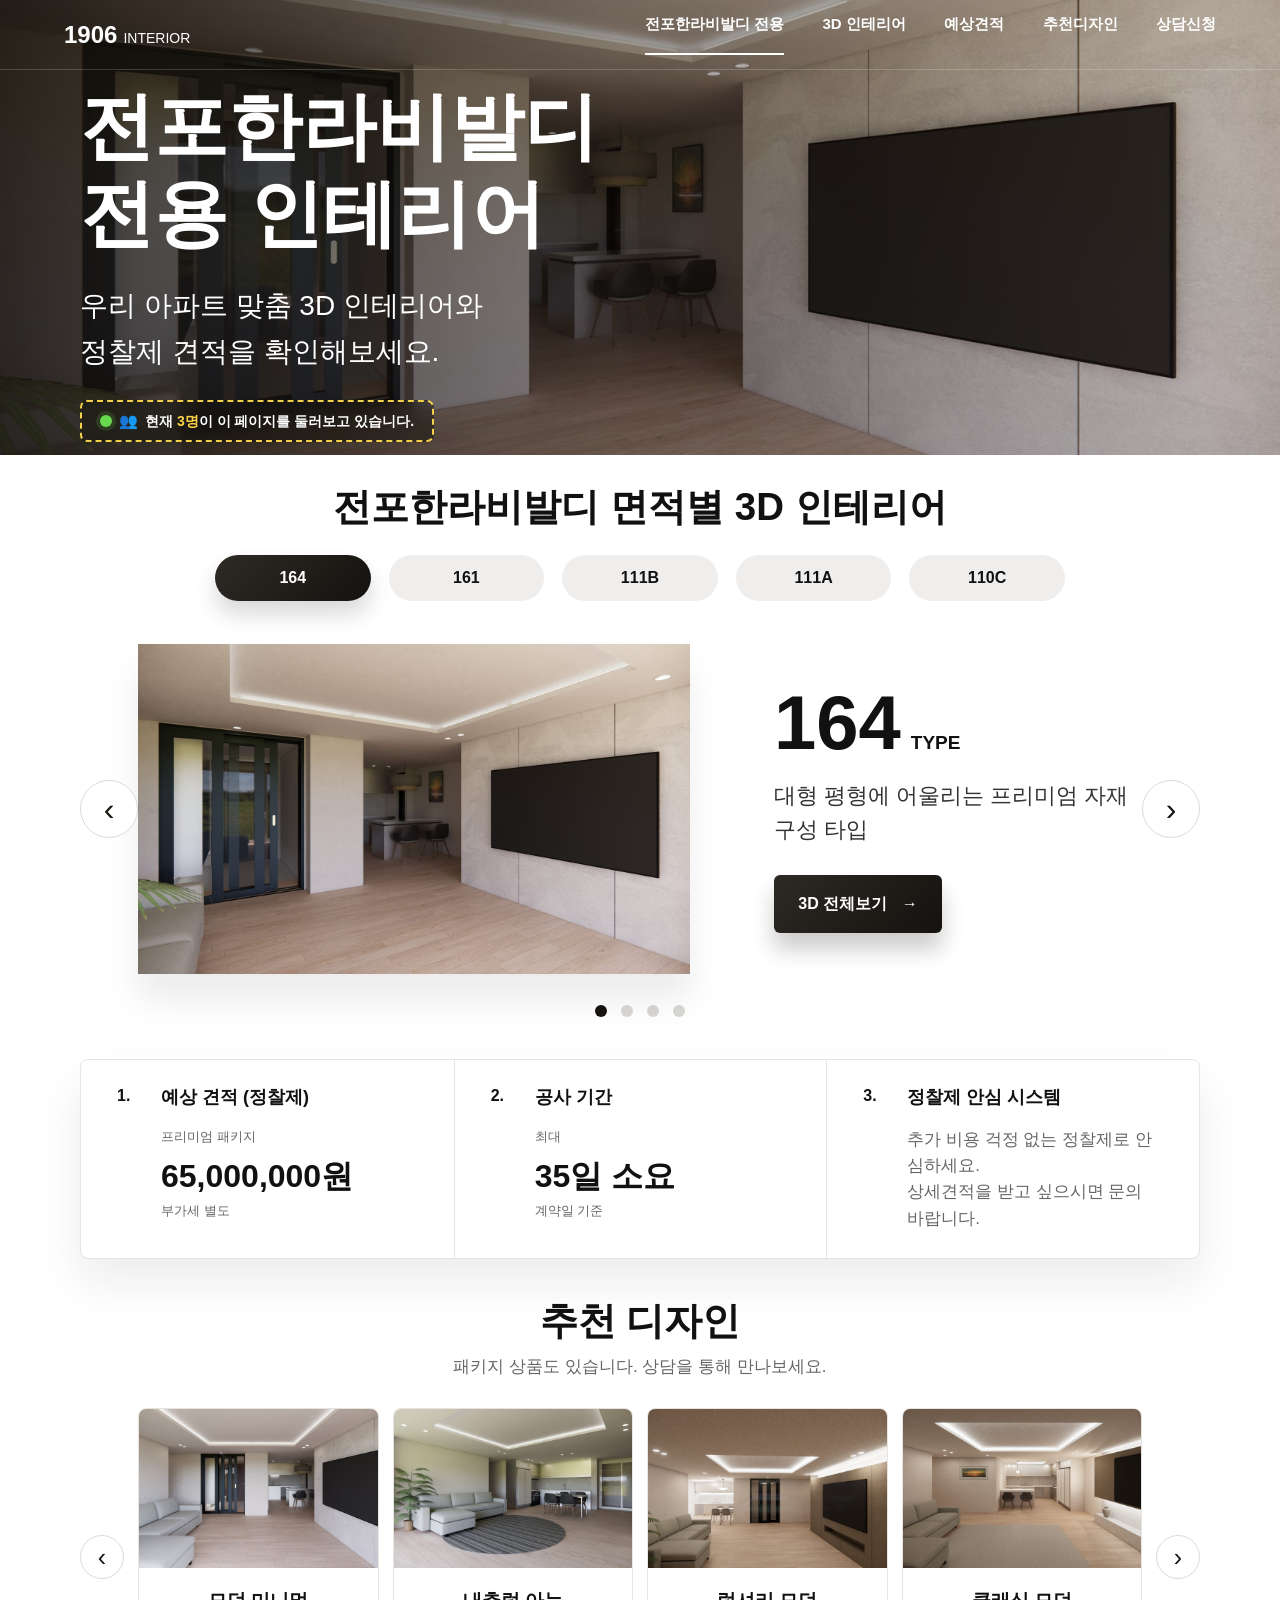
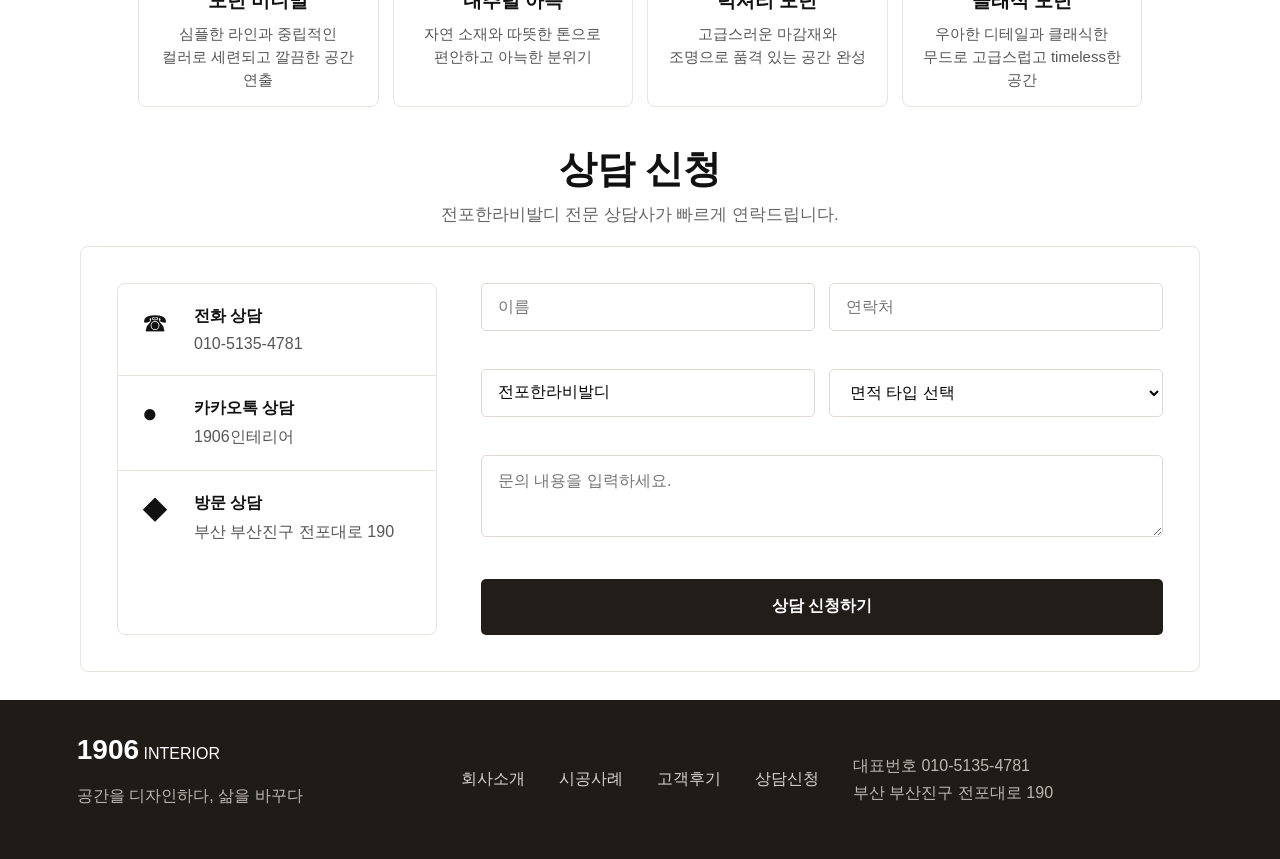
<file: index.html>
<!doctype html>
<html lang="ko">
  <head>
    <meta charset="UTF-8" />
    <meta name="viewport" content="width=device-width, initial-scale=1.0" />
    <title>전포한라비발디 전용 인테리어 | 1906 INTERIOR</title>
    <script async src="https://www.googletagmanager.com/gtag/js?id=G-BH516Y53QM"></script>
    <script>
      window.dataLayer = window.dataLayer || [];
      function gtag() {
        dataLayer.push(arguments);
      }
      gtag("js", new Date());
      gtag("config", "G-BH516Y53QM");
    </script>
    <link rel="stylesheet" href="style.css" />
  </head>
  <body>
    <header class="site-header">
      <a class="brand" href="#top" aria-label="1906 Interior 홈">
        <strong>1906</strong><span>INTERIOR</span>
      </a>
      <nav class="nav-links" aria-label="주요 메뉴">
        <a href="#types">전포한라비발디 전용</a>
        <a href="#types">3D 인테리어</a>
        <a href="#estimate">예상견적</a>
        <a href="#design">추천디자인</a>
        <a href="#contact">상담신청</a>
      </nav>
    </header>

    <main id="top">
      <section class="hero">
        <div class="hero-overlay"></div>
        <div class="hero-content">
          <h1>전포한라비발디<br />전용 인테리어</h1>
          <p>우리 아파트 맞춤 3D 인테리어와<br />정찰제 견적을 확인해보세요.</p>
          <div class="hero-proof" aria-live="polite">
            <span class="proof-dot"></span>
            <span class="proof-users" aria-hidden="true">👥</span>
            <span class="proof-people">현재 <strong id="viewingCount">3명</strong>이 이 페이지를 둘러보고 있습니다.</span>
          </div>
        </div>
      </section>

      <section id="types" class="type-section">
        <div class="section-heading">
          <h2>전포한라비발디 면적별 3D 인테리어</h2>
        </div>

        <div class="type-tabs" role="tablist" aria-label="면적 타입 선택">
          <button class="type-tab active" type="button" role="tab" aria-selected="true">164</button>
          <button class="type-tab" type="button" role="tab" aria-selected="false">161</button>
          <button class="type-tab" type="button" role="tab" aria-selected="false">111B</button>
          <button class="type-tab" type="button" role="tab" aria-selected="false">111A</button>
          <button class="type-tab" type="button" role="tab" aria-selected="false">110C</button>
        </div>

        <div class="showcase">
          <button class="circle-button prev" type="button" aria-label="이전 이미지">‹</button>
          <div class="showcase-grid">
            <figure class="visual-frame">
              <img id="mainVisual" src="164-page-1-web.jpg" alt="전포한라비발디 3D 인테리어 이미지" fetchpriority="high" decoding="async" />
            </figure>
            <article class="type-copy">
              <div class="type-title">
                <strong id="typeName">164</strong>
                <span>TYPE</span>
              </div>
              <p id="typeDescription">대형 평형에 어울리는 프리미엄 자재 구성 타입</p>
              <button id="openViewer" class="dark-button" type="button">3D 전체보기 <span>→</span></button>
            </article>
          </div>
          <button class="circle-button next" type="button" aria-label="다음 이미지">›</button>
        </div>

        <div class="page-dots" aria-label="이미지 페이지 선택">
          <button class="page-dot active" type="button" aria-label="164 1번 이미지"></button>
          <button class="page-dot" type="button" aria-label="164 2번 이미지"></button>
          <button class="page-dot" type="button" aria-label="164 3번 이미지"></button>
          <button class="page-dot" type="button" aria-label="164 4번 이미지"></button>
        </div>
      </section>

      <section id="estimate" class="info-section">
        <div class="info-cards">
          <article class="info-card">
            <span class="info-icon">1.</span>
            <div>
              <h3>예상 견적 (정찰제)</h3>
              <p id="priceLabel">프리미엄 패키지</p>
              <strong id="priceValue">65,000,000원</strong>
              <small id="priceNote">부가세 별도</small>
            </div>
          </article>
          <article class="info-card">
            <span class="info-icon">2.</span>
            <div>
              <h3>공사 기간</h3>
              <p>최대</p>
              <strong>35일 소요</strong>
              <small>계약일 기준</small>
            </div>
          </article>
          <article class="info-card">
            <span class="info-icon">3.</span>
            <div>
              <h3>정찰제 안심 시스템</h3>
              <p class="assurance-copy">추가 비용 걱정 없는 정찰제로 안심하세요.</p>
              <small class="assurance-copy">상세견적을 받고 싶으시면 문의 바랍니다.</small>
            </div>
          </article>
        </div>
      </section>

      <section id="design" class="design-section">
        <div class="section-heading">
          <h2>추천 디자인</h2>
          <p>패키지 상품도 있습니다. 상담을 통해 만나보세요.</p>
        </div>
        <div class="design-carousel">
          <button class="circle-button small" type="button" aria-label="이전 추천 디자인">‹</button>
          <div class="design-list">
            <article class="design-card">
              <img src="164-page-2-web.jpg" alt="모던 미니멀 인테리어" loading="lazy" decoding="async" />
              <h3>모던 미니멀</h3>
              <p>심플한 라인과 중립적인 컬러로 세련되고 깔끔한 공간 연출</p>
            </article>
            <article class="design-card">
              <img src="111a-page-4-web.jpg" alt="내추럴 아늑 인테리어" loading="lazy" decoding="async" />
              <h3>내추럴 아늑</h3>
              <p>자연 소재와 따뜻한 톤으로 편안하고 아늑한 분위기</p>
            </article>
            <article class="design-card">
              <img src="111b-page-2-web.jpg" alt="럭셔리 모던 인테리어" loading="lazy" decoding="async" />
              <h3>럭셔리 모던</h3>
              <p>고급스러운 마감재와 조명으로 품격 있는 공간 완성</p>
            </article>
            <article class="design-card">
              <img src="110c-page-4-web.jpg" alt="클래식 모던 인테리어" loading="lazy" decoding="async" />
              <h3>클래식 모던</h3>
              <p>우아한 디테일과 클래식한 무드로 고급스럽고 timeless한 공간</p>
            </article>
          </div>
          <button class="circle-button small" type="button" aria-label="다음 추천 디자인">›</button>
        </div>
      </section>

      <section id="contact" class="contact-section">
        <div class="section-heading">
          <h2>상담 신청</h2>
          <p>전포한라비발디 전문 상담사가 빠르게 연락드립니다.</p>
        </div>
        <div class="contact-box">
          <aside class="contact-methods" aria-label="상담 방법">
            <div><span>☎</span><strong>전화 상담</strong><p>010-5135-4781</p></div>
            <div><span>●</span><strong>카카오톡 상담</strong><p>1906인테리어</p></div>
            <div><span>◆</span><strong>방문 상담</strong><p>부산 부산진구 전포대로 190</p></div>
          </aside>
          <form class="contact-form" action="https://api.web3forms.com/submit" method="POST" novalidate>
            <input type="hidden" name="access_key" value="4f5d9474-78ba-4533-9c25-70f7a51345b1" />
            <input type="hidden" name="subject" value="전포한라비발디 랜딩페이지 상담 신청" />
            <input type="hidden" name="from_name" value="1906 INTERIOR 랜딩페이지" />
            <input type="checkbox" name="botcheck" style="display: none" tabindex="-1" autocomplete="off" />
            <input type="text" name="_honey" style="display: none" tabindex="-1" autocomplete="off" />
            <label class="field">
              <input type="text" name="name" placeholder="이름" aria-label="이름" required />
              <small class="field-error" data-error-for="name"></small>
            </label>
            <label class="field">
              <input type="tel" name="phone" placeholder="연락처" aria-label="연락처" inputmode="numeric" required />
              <small class="field-error" data-error-for="phone"></small>
            </label>
            <label class="field">
              <input type="text" name="apartment" value="전포한라비발디" aria-label="아파트명" />
            </label>
            <label class="field">
              <select name="type" aria-label="면적 타입 선택" required>
                <option value="">면적 타입 선택</option>
                <option value="164">164</option>
                <option value="161">161</option>
                <option value="111B">111B</option>
                <option value="111A">111A</option>
                <option value="110C">110C</option>
              </select>
              <small class="field-error" data-error-for="type"></small>
            </label>
            <label class="field full">
              <textarea name="message" placeholder="문의 내용을 입력하세요." aria-label="문의 내용"></textarea>
              <small class="field-error" data-error-for="message"></small>
            </label>
            <button type="submit">상담 신청하기</button>
          </form>
        </div>
      </section>
    </main>

    <footer class="site-footer">
      <div><strong>1906</strong><span> INTERIOR</span><p>공간을 디자인하다, 삶을 바꾸다</p></div>
      <nav aria-label="하단 메뉴"><a>회사소개</a><a>시공사례</a><a>고객후기</a><a>상담신청</a></nav>
      <address>대표번호 010-5135-4781<br />부산 부산진구 전포대로 190</address>
    </footer>

    <div id="viewerModal" class="viewer-modal" hidden>
      <div class="viewer-backdrop" data-close-viewer></div>
      <div class="viewer-panel" role="dialog" aria-modal="true" aria-labelledby="viewerTitle">
        <button class="viewer-close" type="button" data-close-viewer aria-label="닫기">×</button>
        <h2 id="viewerTitle">164 TYPE</h2>
        <img id="viewerImage" alt="확대된 3D 인테리어 이미지" />
        <div class="viewer-actions">
          <button id="viewerPrev" type="button">이전</button>
          <span id="viewerCounter">1 / 4</span>
          <button id="viewerNext" type="button">다음</button>
        </div>
      </div>
    </div>

    <script>
      (() => {
        const types = [
          {
            id: "164",
            title: "164",
            description: "대형 평형에 어울리는 프리미엄 자재 구성 타입",
            price: "65,000,000원",
            images: ["164-page-1-web.jpg", "164-page-2-web.jpg", "164-page-3-web.jpg", "164-page-4-web.jpg"],
          },
          {
            id: "161",
            title: "161",
            description: "대형 평형에 어울리는 프리미엄 자재 구성 타입",
            price: "62,400,000원",
            images: ["161-page-1-web.jpg", "161-page-2-web.jpg", "161-page-3-web.jpg", "161-page-4-web.jpg"],
          },
          {
            id: "111B",
            title: "111B",
            description: "실용적인 동선과 따뜻한 거실 분위기가 돋보이는 타입",
            price: "43,710,000원",
            images: ["111b-page-1-web.jpg", "111b-page-2-web.jpg", "111b-page-3-web.jpg", "111b-page-4-web.jpg", "111b-page-5-web.jpg"],
          },
          {
            id: "111A",
            title: "111A",
            description: "균형 잡힌 공간 구성과 편안한 무드가 어울리는 타입",
            price: "43,710,000원",
            images: ["111a-page-1-web.jpg", "111a-page-2-web.jpg", "111a-page-3-web.jpg", "111a-page-4-web.jpg", "111a-page-5-web.jpg"],
          },
          {
            id: "110C",
            title: "110C",
            description: "실용적인 공간 구성과 세련된 디자인이 돋보이는 타입",
            price: "43,330,000원",
            images: ["110c-page-1-web.jpg", "110c-page-2-web.jpg", "110c-page-3-web.jpg", "110c-page-4-web.jpg"],
          },
        ];

        let activeTypeIndex = 0;
        const activePages = Object.fromEntries(types.map((type) => [type.id, 0]));
        const preloadedImages = new Set();

        const tabs = document.querySelector(".type-tabs");
        const dots = document.querySelector(".page-dots");
        const mainVisual = document.querySelector("#mainVisual");
        const typeName = document.querySelector("#typeName");
        const typeDescription = document.querySelector("#typeDescription");
        const priceValue = document.querySelector("#priceValue");
        const prevButton = document.querySelector(".showcase .prev");
        const nextButton = document.querySelector(".showcase .next");
        const openViewer = document.querySelector("#openViewer");
        const viewerModal = document.querySelector("#viewerModal");
        const viewerImage = document.querySelector("#viewerImage");
        const viewerTitle = document.querySelector("#viewerTitle");
        const viewerCounter = document.querySelector("#viewerCounter");
        const viewerPrev = document.querySelector("#viewerPrev");
        const viewerNext = document.querySelector("#viewerNext");
        const viewingCount = document.querySelector("#viewingCount");

        function activeType() {
          return types[activeTypeIndex];
        }

        function activePage() {
          return activePages[activeType().id] || 0;
        }

        function setPage(pageIndex) {
          const type = activeType();
          activePages[type.id] = (pageIndex + type.images.length) % type.images.length;
          render();
        }

        function setType(typeIndex) {
          activeTypeIndex = typeIndex;
          render();
        }

        function renderTabs() {
          tabs.innerHTML = "";
          types.forEach((type, index) => {
            const button = document.createElement("button");
            button.className = `type-tab${index === activeTypeIndex ? " active" : ""}`;
            button.type = "button";
            button.role = "tab";
            button.setAttribute("aria-selected", String(index === activeTypeIndex));
            button.textContent = type.title;
            button.addEventListener("click", () => setType(index));
            tabs.appendChild(button);
          });
        }

        function renderDots() {
          const type = activeType();
          dots.innerHTML = "";
          type.images.forEach((_, index) => {
            const button = document.createElement("button");
            button.className = `page-dot${index === activePage() ? " active" : ""}`;
            button.type = "button";
            button.setAttribute("aria-label", `${type.title} ${index + 1}번 이미지`);
            button.addEventListener("click", () => setPage(index));
            dots.appendChild(button);
          });
        }

        function renderViewer() {
          if (viewerModal.hidden) return;
          const type = activeType();
          const page = activePage();
          viewerTitle.textContent = `${type.title} TYPE`;
          viewerImage.src = type.images[page];
          viewerCounter.textContent = `${page + 1} / ${type.images.length}`;
        }

        function render() {
          const type = activeType();
          const page = activePage();
          mainVisual.src = type.images[page];
          mainVisual.alt = `${type.title} 타입 3D 인테리어 ${page + 1}번 이미지`;
          typeName.textContent = type.title;
          typeDescription.textContent = type.description;
          priceValue.textContent = type.price;
          renderTabs();
          renderDots();
          renderViewer();
        }

        function preloadImage(src) {
          if (preloadedImages.has(src)) return;
          preloadedImages.add(src);
          const image = new Image();
          image.src = src;
        }

        function preloadAllImages() {
          types.forEach((type) => {
            type.images.forEach(preloadImage);
          });
        }

        function randomInteger(min, max) {
          return Math.floor(Math.random() * (max - min + 1)) + min;
        }

        function renderSocialProof() {
          if (viewingCount) viewingCount.textContent = `${randomInteger(1, 8)}명`;
        }

        function openImageViewer() {
          viewerModal.hidden = false;
          document.body.style.overflow = "hidden";
          renderViewer();
        }

        function closeImageViewer() {
          viewerModal.hidden = true;
          document.body.style.overflow = "";
        }

        prevButton.addEventListener("click", () => setPage(activePage() - 1));
        nextButton.addEventListener("click", () => setPage(activePage() + 1));
        openViewer.addEventListener("click", openImageViewer);
        viewerPrev.addEventListener("click", () => setPage(activePage() - 1));
        viewerNext.addEventListener("click", () => setPage(activePage() + 1));

        viewerModal.addEventListener("click", (event) => {
          if (event.target.matches("[data-close-viewer]")) closeImageViewer();
        });

        document.addEventListener("keydown", (event) => {
          if (event.key === "Escape" && !viewerModal.hidden) closeImageViewer();
          if (event.key === "ArrowLeft" && !viewerModal.hidden) setPage(activePage() - 1);
          if (event.key === "ArrowRight" && !viewerModal.hidden) setPage(activePage() + 1);
        });

        function initContactValidation() {
          const form = document.querySelector(".contact-form");
          if (!form) return;

          const fields = {
            name: form.elements.name,
            phone: form.elements.phone,
            type: form.elements.type,
            message: form.elements.message,
          };
          const errors = {
            name: form.querySelector('[data-error-for="name"]'),
            phone: form.querySelector('[data-error-for="phone"]'),
            type: form.querySelector('[data-error-for="type"]'),
            message: form.querySelector('[data-error-for="message"]'),
          };
          let hasTriedSubmit = false;

          function hangulCount(value) {
            return (value.match(/[가-힣]/g) || []).length;
          }

          function getIssues() {
            return {
              name: fields.name.value.trim() ? "" : "이름을 입력해주세요.",
              phone: /^010\d{8}$/.test(fields.phone.value.trim()) ? "" : "연락처는 01000000000 형식으로 입력해주세요.",
              type: fields.type.value ? "" : "면적 타입 5가지 중 하나를 선택해주세요.",
              message: hangulCount(fields.message.value) >= 5 ? "" : "문의내용은 한글 5자 이상 입력해주세요.",
            };
          }

          function updateValidation(showErrors = false) {
            const issues = getIssues();
            Object.entries(issues).forEach(([key, message]) => {
              errors[key].textContent = showErrors ? message : "";
              fields[key].closest(".field").classList.toggle("invalid", showErrors && Boolean(message));
            });
            return issues;
          }

          function scrollToFirstIssue(issues) {
            const firstInvalidKey = ["name", "phone", "type", "message"].find((key) => issues[key]);
            if (!firstInvalidKey) return false;

            const field = fields[firstInvalidKey];
            field.closest(".field").scrollIntoView({ behavior: "smooth", block: "center" });
            window.setTimeout(() => field.focus({ preventScroll: true }), 320);
            return true;
          }

          Object.values(fields).forEach((field) => {
            field.addEventListener("input", () => updateValidation(hasTriedSubmit));
            field.addEventListener("change", () => updateValidation(hasTriedSubmit));
          });

          form.addEventListener("submit", (event) => {
            hasTriedSubmit = true;
            const issues = updateValidation(true);
            if (scrollToFirstIssue(issues)) {
              event.preventDefault();
              return;
            }
          });

          updateValidation(false);
        }

        initContactValidation();
        renderSocialProof();
        render();
        if ("requestIdleCallback" in window) {
          requestIdleCallback(preloadAllImages);
        } else {
          window.setTimeout(preloadAllImages, 600);
        }
      })();
    </script>
  </body>
</html>
</file>
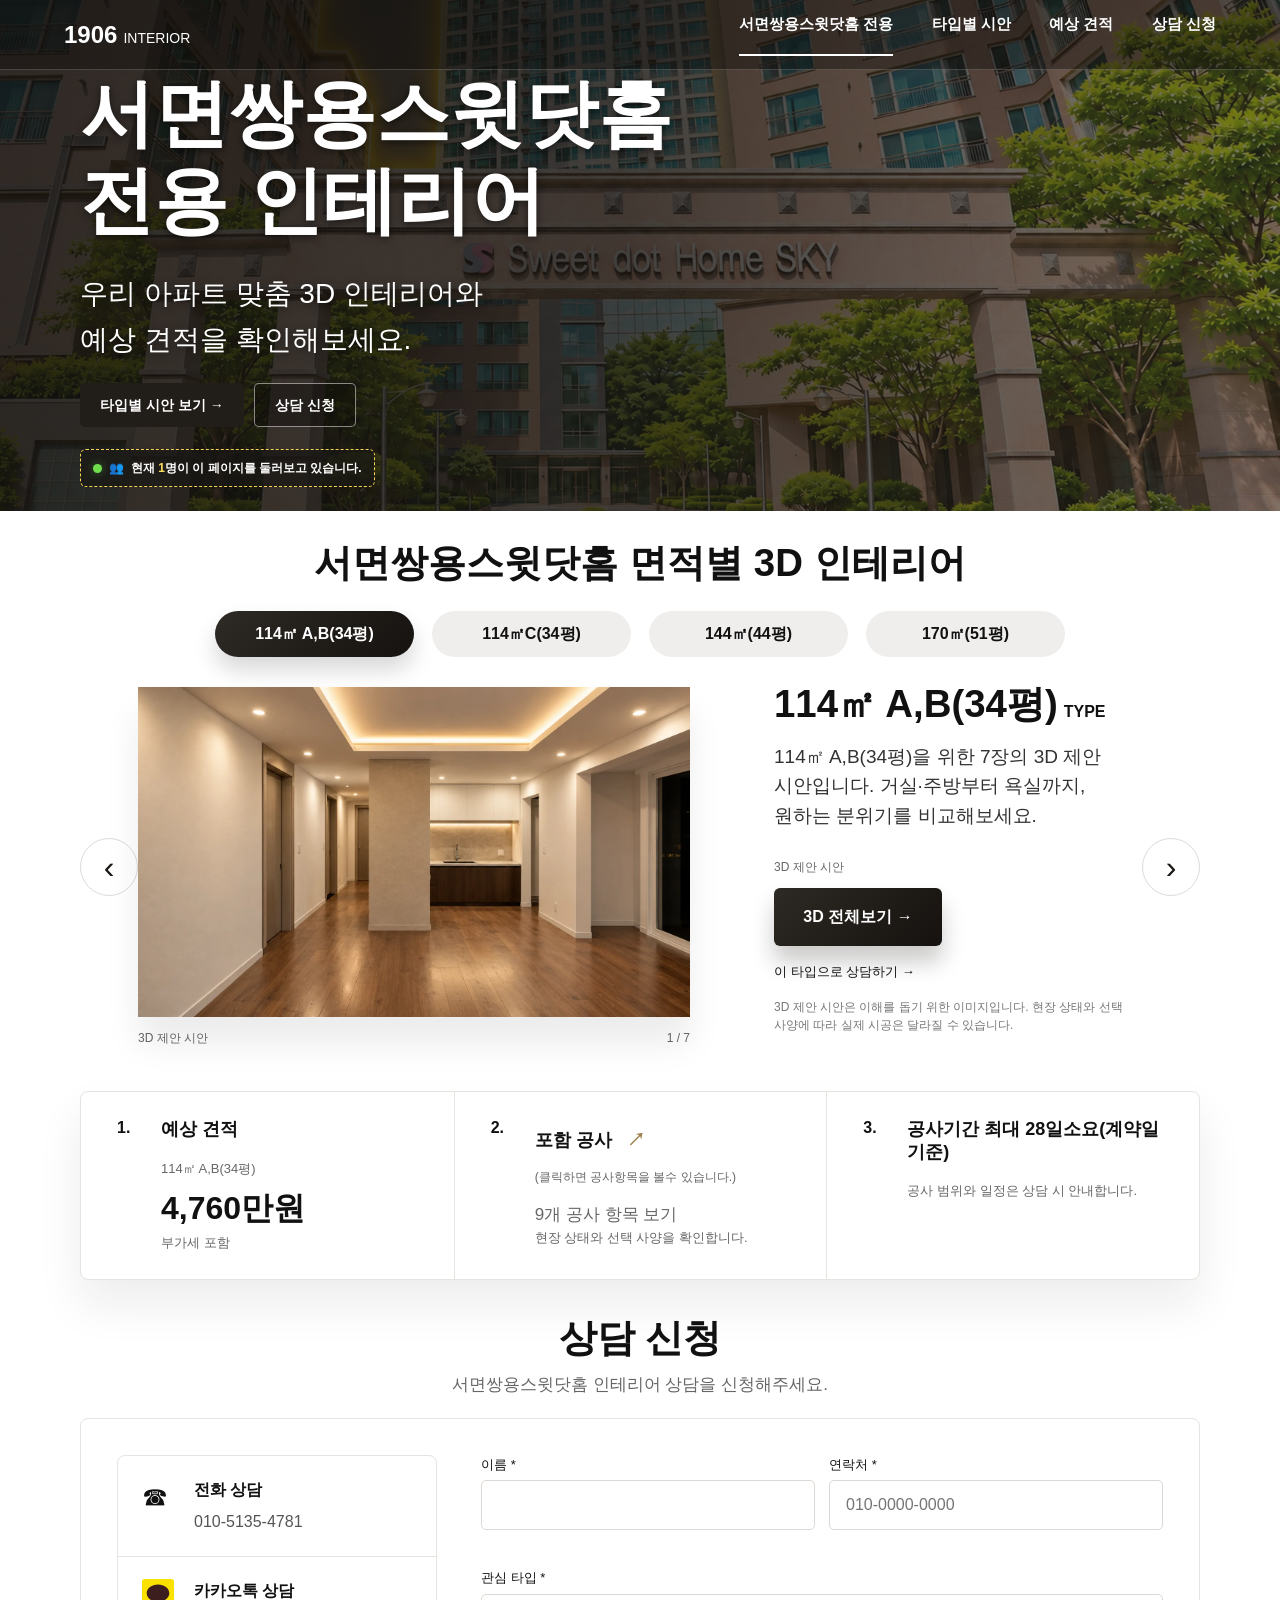
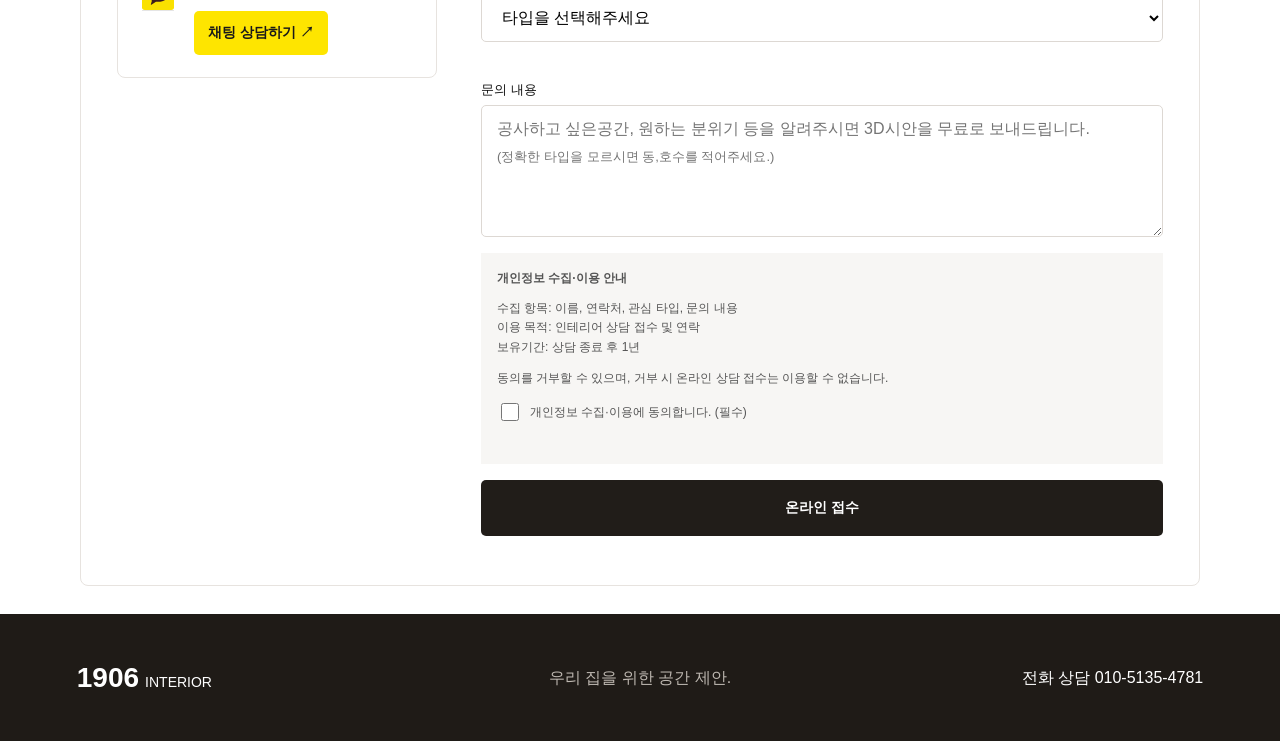
<file: ssangyong-sky/index.html>
<!doctype html>
<html lang="ko">
<head>
<meta charset="utf-8"><meta name="viewport" content="width=device-width,initial-scale=1">
<meta name="description" content="서면쌍용스윗닷홈 타입별 3D 제안 시안과 인테리어 상담. 1906 INTERIOR 010-5135-4781">
<meta name="robots" content="noindex,nofollow">
<title>서면쌍용스윗닷홈 전용 인테리어 | 1906 INTERIOR</title>
<link rel="stylesheet" href="./style.css?v=20261112-inquiry-lines"><script defer src="./data.js?v=20261112-white"></script><script defer src="./app.js?v=20261112-form-types"></script>
</head>
<body>
<a class="skip" href="#main">본문으로 이동</a>
<header class="site-header"><a class="brand" href="#top" aria-label="1906 INTERIOR 처음으로"><strong>1906</strong><span>INTERIOR</span></a><nav class="nav-links" aria-label="주요 메뉴"><a href="#types">서면쌍용스윗닷홈 전용</a><a href="#types">타입별 시안</a><a href="#estimate">예상 견적</a><a href="#contact">상담 신청</a></nav></header>
<main id="main">
<section id="top" class="hero"><img id="heroImage" hidden width="1200" height="900" fetchpriority="high" decoding="async" alt="서면쌍용스윗닷홈 대표 3D 제안 시안"><div class="hero-overlay"></div><div class="hero-content"><h1>서면쌍용스윗닷홈<br>전용 인테리어</h1><p>우리 아파트 맞춤 3D 인테리어와<br>예상 견적을 확인해보세요.</p><div class="actions"><a class="button dark" href="#types">타입별 시안 보기 →</a><a class="button" href="#contact">상담 신청</a></div><div class="visitor-badge"><span class="visitor-dot" aria-hidden="true"></span><span aria-hidden="true">👥</span><span>현재 <strong id="visitorCount">1</strong>명이 이 페이지를 둘러보고 있습니다.</span></div><p id="heroPlaceholder" class="hero-pending">대표 3D 제안 시안 준비 중</p></div></section>
<section id="types" class="type-section"><div class="section-heading"><h2>서면쌍용스윗닷홈<span class="compact-heading-break"> </span>면적별 3D 인테리어</h2></div><div id="typeTabs" class="type-tabs" role="tablist" aria-label="아파트 타입 선택"></div><div id="typePanel" class="showcase" role="tabpanel" tabindex="0"><button id="prevImage" class="circle-button prev" type="button" aria-label="이전 이미지">‹</button><div class="showcase-grid"><div class="gallery"><div class="image-stage visual-frame"><img id="designImage" hidden width="1200" height="900" decoding="async" loading="lazy" alt=""><div id="imagePlaceholder" class="placeholder" role="status"><strong>3D 제안 시안 준비 중</strong><p>원하시는 공간과 공사 범위를<br>상담으로 먼저 이야기해주세요.</p></div><div id="imageError" class="image-error" hidden role="status"><p>이미지를 불러오지 못했습니다.</p><button id="retryImage" type="button">다시 불러오기</button><a href="#contact">상담은 계속 이용할 수 있어요 →</a></div></div><div class="gallery-controls"><span>3D 제안 시안</span><span id="imageCounter" aria-live="polite">준비 중</span></div></div><article class="type-copy"><div class="type-title"><strong id="typeTitle"></strong><span>TYPE</span></div><p id="typeDescription"></p><span class="status-pill" id="designStatus">시안 준비 중</span><button id="openViewer" class="dark-button" type="button">3D 전체보기 →</button><a class="text-link" href="#contact">이 타입으로 상담하기 →</a><p class="small">3D 제안 시안은 이해를 돕기 위한 이미지입니다. 현장 상태와 선택 사양에 따라 실제 시공은 달라질 수 있습니다.</p></article></div><button id="nextImage" class="circle-button next" type="button" aria-label="다음 이미지">›</button></div></section>
<section id="estimate" class="info-section"><div class="info-cards"><article class="info-card"><span class="info-icon">1.</span><div><h3>예상 견적</h3><p id="estimateType"></p><strong id="estimatePrice">상담 후 안내</strong><small><span id="estimateVat"></span></small></div></article><article class="info-card"><span class="info-icon">2.</span><div><h3><button id="openIncluded" class="included-trigger" type="button" aria-haspopup="dialog">포함 공사 <span aria-hidden="true">↗</span></button></h3><small class="included-hint">(클릭하면 공사항목을 볼수 있습니다.)</small><p class="assurance-copy">9개 공사 항목 보기</p><small>현장 상태와 선택 사양을 확인합니다.</small></div></article><article class="info-card"><span class="info-icon">3.</span><div><h3>공사기간 최대 28일소요(계약일 기준)</h3><small>공사 범위와 일정은 상담 시 안내합니다.</small></div></article></div></section>
<section id="contact" class="contact-section"><div class="section-heading"><h2>상담 신청</h2><p>서면쌍용스윗닷홈 인테리어 상담을 신청해주세요.</p></div><div class="contact-box"><aside class="contact-methods" aria-label="상담 방법"><div><span>☎</span><strong>전화 상담</strong><p><a href="tel:01051354781">010-5135-4781</a></p></div><div><span aria-hidden="true"><img class="kakao-icon" src="./assets/kakaotalk.svg" width="32" height="32" alt="" loading="lazy"></span><strong>카카오톡 상담</strong><p><a class="kakao-link" href="http://pf.kakao.com/_lpCPX/chat" target="_blank" rel="noopener noreferrer" aria-label="카카오톡 상담 시작하기 (새 창)">채팅 상담하기 ↗</a></p></div></aside><form id="contactForm" novalidate><div class="form-grid"><label>이름 <span aria-hidden="true">*</span><input id="name" name="name" required autocomplete="name" maxlength="60" aria-describedby="nameError"><small class="field-error" id="nameError"></small></label><label>연락처 <span aria-hidden="true">*</span><input id="phone" name="phone" type="tel" required autocomplete="tel" inputmode="tel" maxlength="24" placeholder="010-0000-0000" aria-describedby="phoneError"><small class="field-error" id="phoneError"></small></label><label class="full">관심 타입 <span aria-hidden="true">*</span><select id="formType" name="type" required aria-describedby="typeError"></select><small class="field-error" id="typeError"></small></label><label class="full">문의 내용<div class="inquiry-input"><textarea name="message" rows="4" maxlength="3000" placeholder=" " aria-label="문의 내용" aria-describedby="inquiryHint"></textarea><div id="inquiryHint" class="inquiry-hint"><span>공사하고 싶은공간, 원하는 분위기 등을 알려주시면 3D시안을 무료로 보내드립니다.</span><small>(정확한 타입을 모르시면 동,호수를 적어주세요.)</small></div></div></label></div><div class="honeypot" aria-hidden="true"><label>비워두세요<input name="botcheck" type="checkbox" tabindex="-1" autocomplete="off"></label></div><div class="privacy"><strong>개인정보 수집·이용 안내</strong><p>수집 항목: 이름, 연락처, 관심 타입, 문의 내용<br>이용 목적: 인테리어 상담 접수 및 연락<br>보유기간: <span id="retentionNotice">공개 전 확정 예정 (온라인 접수 중지)</span></p><p>동의를 거부할 수 있으며, 거부 시 온라인 상담 접수는 이용할 수 없습니다.</p><label class="consent"><input id="consent" name="consent" type="checkbox" required aria-describedby="consentError">개인정보 수집·이용에 동의합니다. (필수)</label><small id="consentError" class="field-error"></small></div><button id="submitButton" class="button dark submit" type="submit">온라인 접수</button><p id="formStatus" role="status" aria-live="polite"></p></form></div></section>
</main>
<footer class="site-footer"><a class="brand" href="#top"><strong>1906</strong><span>INTERIOR</span></a><p>우리 집을 위한 공간 제안.</p><a href="tel:01051354781">전화 상담 010-5135-4781</a></footer>
<div class="mobile-bar"><a href="tel:01051354781">전화 상담</a><a href="#contact">상담 신청 ↗</a></div>
<dialog id="includedDialog" aria-labelledby="includedTitle"><div class="viewer-head"><h2 id="includedTitle">포함 공사</h2><button id="closeIncluded" type="button" aria-label="포함 공사 닫기">닫기 ×</button></div><p id="includedType" class="included-type"></p><ol class="included-list"><li>철거공사</li><li>샷시공사</li><li>단열공사</li><li>목작업</li><li>화장실공사</li><li>가구공사</li><li>마루공사</li><li>벽지,필름공사</li><li>조명공사</li></ol><div class="included-total"><span>합계</span><strong id="includedTotal"></strong></div><p class="included-vat"><span id="includedVat"></span></p></dialog>
<dialog id="viewer" aria-labelledby="viewerTitle"><div class="viewer-head"><h2 id="viewerTitle">3D 제안 시안</h2><button id="closeViewer" type="button" aria-label="확대 보기 닫기">닫기 ×</button></div><div class="viewer-stage"><img id="viewerImage" width="1200" height="900" alt=""></div><p id="viewerError" hidden>이미지를 불러오지 못했습니다. 창을 닫고 다시 불러오기를 눌러주세요.</p><div class="viewer-controls"><button id="viewerPrev" type="button">← 이전</button><span id="viewerCounter" aria-live="polite"></span><button id="viewerNext" type="button">다음 →</button></div></dialog>
<noscript><p class="notice">타입별 시안과 온라인 접수는 JavaScript가 필요합니다. 전화 상담: <a href="tel:01051354781">010-5135-4781</a></p></noscript>
</body></html>
</file>
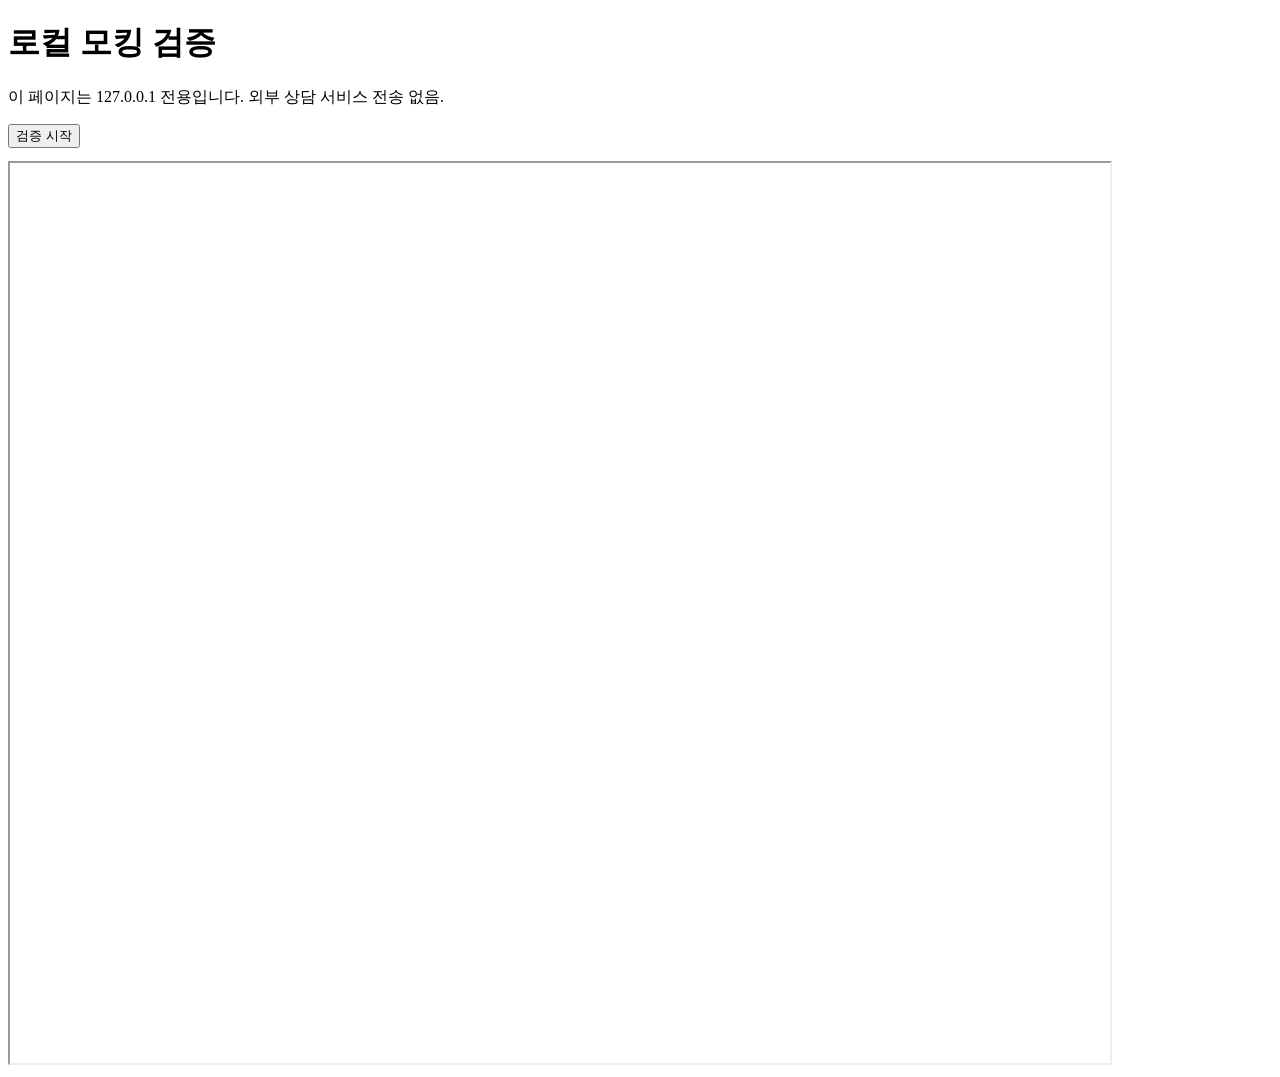
<file: ssangyong-sky/tests/runner.html>
<!doctype html><html lang="ko"><meta charset="utf-8"><title>서면쌍용 로컬 모킹 검증</title><h1>로컬 모킹 검증</h1><p>이 페이지는 127.0.0.1 전용입니다. 외부 상담 서비스 전송 없음.</p><button id="run">검증 시작</button><pre id="results"></pre><iframe id="app" style="width:1100px;height:900px"></iframe><script src="./runner.js"></script></html>
</file>
<file: style.css>
:root {
  --ink: #111;
  --muted: #666;
  --line: #e7e3df;
  --paper: #fff;
  --soft: #f7f6f4;
  --accent: #211d19;
}

* {
  box-sizing: border-box;
}

html {
  scroll-behavior: smooth;
}

body {
  margin: 0;
  color: var(--ink);
  font-family: "Pretendard", "Noto Sans KR", "Apple SD Gothic Neo", Arial, sans-serif;
  background: #fff;
}

button,
input,
select,
textarea {
  font: inherit;
}

button {
  cursor: pointer;
}

a {
  color: inherit;
  text-decoration: none;
}

.site-header {
  position: absolute;
  inset: 0 0 auto;
  z-index: 10;
  display: flex;
  align-items: center;
  justify-content: space-between;
  height: 70px;
  padding: 0 clamp(20px, 5vw, 72px);
  color: #fff;
  border-bottom: 1px solid rgba(255, 255, 255, 0.18);
}

.brand {
  display: inline-flex;
  align-items: baseline;
  gap: 6px;
  letter-spacing: 0;
}

.brand strong {
  font-size: 24px;
}

.brand span {
  font-size: 14px;
}

.nav-links {
  display: flex;
  gap: clamp(18px, 3vw, 52px);
  font-weight: 700;
  font-size: 15px;
}

.nav-links a:first-child {
  border-bottom: 2px solid #fff;
  padding-bottom: 19px;
}

.hero {
  position: relative;
  min-height: 455px;
  display: flex;
  align-items: center;
  background-image: url("164-page-1-web.jpg");
  background-size: cover;
  background-position: center;
  color: #fff;
}

.hero-overlay {
  position: absolute;
  inset: 0;
  background: linear-gradient(90deg, rgba(20, 16, 12, 0.82), rgba(20, 16, 12, 0.38) 48%, rgba(20, 16, 12, 0.16));
}

.hero-content {
  position: relative;
  z-index: 1;
  width: min(1120px, calc(100% - 40px));
  margin: 70px auto 0;
}

.hero h1 {
  margin: 0 0 26px;
  font-size: clamp(42px, 6vw, 74px);
  line-height: 1.18;
  letter-spacing: 0;
}

.hero h1::first-line {
  color: #fff;
}

.hero p {
  margin: 0;
  font-size: clamp(18px, 2.4vw, 28px);
  line-height: 1.65;
}

.hero-proof {
  width: fit-content;
  max-width: 100%;
  display: inline-flex;
  align-items: center;
  gap: 7px;
  margin-top: 24px;
  padding: 11px 18px;
  border: 2px dashed #f2d049;
  border-radius: 7px;
  background: rgba(20, 17, 14, 0.48);
  color: #fff;
  font-size: 14px;
  font-weight: 700;
  line-height: 1.2;
  backdrop-filter: blur(8px);
}

.proof-dot {
  width: 12px;
  height: 12px;
  flex: 0 0 12px;
  border-radius: 50%;
  background: #68d84f;
  box-shadow: 0 0 0 4px rgba(104, 216, 79, 0.14);
}

.proof-dot.small {
  width: 8px;
  height: 8px;
  flex-basis: 8px;
  box-shadow: none;
}

.proof-users {
  font-size: 15px;
  line-height: 1;
}

.hero-proof strong,
.consult-proof strong {
  color: #ffd348;
  font-weight: 900;
}

.type-section,
.design-section,
.contact-section {
  width: min(1120px, calc(100% - 36px));
  margin: 0 auto;
}

.type-section {
  padding: 28px 0 18px;
}

.section-heading {
  text-align: center;
}

.section-heading h2 {
  margin: 0;
  font-size: clamp(26px, 3vw, 40px);
  line-height: 1.25;
}

.section-heading p {
  margin: 10px 0 0;
  color: var(--muted);
  font-size: 17px;
}

.type-tabs {
  display: grid;
  grid-template-columns: repeat(5, minmax(0, 1fr));
  gap: 18px;
  max-width: 850px;
  margin: 24px auto 28px;
}

.type-tab {
  height: 46px;
  border: 0;
  border-radius: 24px;
  background: #efeeed;
  color: #111;
  font-weight: 800;
}

.type-tab.active {
  color: #fff;
  background: linear-gradient(135deg, #2e2a25, #15120f);
  box-shadow: 0 13px 22px rgba(19, 15, 12, 0.16);
}

.showcase {
  position: relative;
  display: flex;
  align-items: center;
  justify-content: center;
  min-height: 360px;
}

.showcase-grid {
  display: grid;
  grid-template-columns: minmax(0, 1.2fr) minmax(280px, 0.8fr);
  align-items: center;
  gap: clamp(38px, 7vw, 84px);
  width: calc(100% - 116px);
}

.visual-frame {
  margin: 0;
  height: 330px;
  display: flex;
  align-items: center;
  justify-content: center;
  overflow: hidden;
  background: #fff;
  box-shadow: 0 26px 32px rgba(0, 0, 0, 0.08);
}

.visual-frame img {
  width: 100%;
  height: 100%;
  object-fit: cover;
  display: block;
}

.type-copy {
  min-width: 0;
}

.type-title {
  display: flex;
  align-items: baseline;
  gap: 10px;
  margin-bottom: 18px;
}

.type-title strong {
  font-size: clamp(52px, 6vw, 76px);
  letter-spacing: 0;
  line-height: 1;
}

.type-title span {
  font-size: 19px;
  font-weight: 900;
}

.type-copy p {
  margin: 0 0 28px;
  color: #333;
  font-size: 22px;
  line-height: 1.55;
  word-break: keep-all;
}

.dark-button {
  min-width: 168px;
  height: 58px;
  border: 0;
  border-radius: 6px;
  background: linear-gradient(135deg, #2d2924, #15120f);
  color: #fff;
  font-weight: 800;
  box-shadow: 0 16px 22px rgba(25, 20, 15, 0.22);
}

.dark-button span {
  margin-left: 10px;
}

.circle-button {
  width: 58px;
  height: 58px;
  border: 1px solid #dedbd8;
  border-radius: 50%;
  background: #fff;
  color: #1a1714;
  font-size: 32px;
  line-height: 1;
}

.circle-button.prev,
.circle-button.next {
  position: absolute;
  top: 50%;
  transform: translateY(-50%);
}

.circle-button.prev {
  left: 0;
}

.circle-button.next {
  right: 0;
}

.circle-button.small {
  flex: 0 0 44px;
  width: 44px;
  height: 44px;
  font-size: 25px;
}

.page-dots,
.mini-dots {
  display: flex;
  justify-content: center;
  gap: 14px;
  margin: 16px 0 0;
}

.page-dot,
.mini-dots span {
  width: 12px;
  height: 12px;
  border: 0;
  border-radius: 50%;
  background: #d9d7d4;
  padding: 0;
}

.page-dot.active,
.mini-dots .active {
  background: #171411;
}

.info-section {
  width: min(1120px, calc(100% - 36px));
  margin: 24px auto 34px;
}

.info-cards {
  display: grid;
  grid-template-columns: repeat(3, minmax(0, 1fr));
  border: 1px solid var(--line);
  border-radius: 8px;
  background: #fff;
  box-shadow: 0 24px 46px rgba(29, 25, 20, 0.08);
}

.info-card {
  display: grid;
  grid-template-columns: 30px 1fr;
  gap: 14px;
  padding: 26px 36px;
  min-height: 148px;
}

.info-card + .info-card {
  border-left: 1px solid var(--line);
}

.info-icon {
  font-size: 16px;
  font-weight: 900;
  line-height: 1;
  padding-top: 2px;
}

.info-card h3 {
  margin: 0 0 18px;
  font-size: 18px;
  line-height: 1.25;
}

.info-card p,
.info-card small {
  display: block;
  margin: 0;
  color: var(--muted);
  font-size: 13px;
  line-height: 1.55;
}

.info-card .assurance-copy {
  font-size: 17px;
}

.info-card strong {
  display: block;
  margin: 10px 0 6px;
  font-size: clamp(26px, 2.5vw, 36px);
  line-height: 1.2;
}

.consult-proof {
  display: flex;
  align-items: center;
  flex-wrap: wrap;
  gap: 8px 16px;
  margin-top: 12px;
  padding: 10px 12px;
  border: 2px dashed #4fbe69;
  border-radius: 7px;
  background: #fbfffc;
  color: #1f3325;
  font-size: 12px;
  font-weight: 800;
}

.consult-proof span {
  display: inline-flex;
  align-items: center;
  gap: 5px;
}

.design-section {
  padding: 4px 0 38px;
}

.design-carousel {
  display: flex;
  align-items: center;
  gap: 14px;
  margin-top: 30px;
}

.design-list {
  display: grid;
  grid-template-columns: repeat(4, minmax(0, 1fr));
  gap: 14px;
  min-width: 0;
}

.design-card {
  overflow: hidden;
  border: 1px solid var(--line);
  border-radius: 8px;
  background: #fff;
  text-align: center;
}

.design-card img {
  width: 100%;
  aspect-ratio: 1.5;
  object-fit: cover;
  display: block;
}

.design-card h3 {
  margin: 20px 16px 8px;
  font-size: 19px;
}

.design-card p {
  min-height: 58px;
  margin: 0 18px 14px;
  color: #555;
  font-size: 15px;
  line-height: 1.55;
  word-break: keep-all;
}

.contact-section {
  padding-bottom: 28px;
}

.contact-box {
  display: grid;
  grid-template-columns: 320px 1fr;
  gap: 44px;
  margin-top: 20px;
  padding: 36px;
  border: 1px solid var(--line);
  border-radius: 8px;
  background: #fff;
}

.contact-methods {
  border: 1px solid var(--line);
  border-radius: 8px;
  overflow: hidden;
}

.contact-methods div {
  display: grid;
  grid-template-columns: 40px 1fr;
  gap: 8px 12px;
  padding: 22px 24px;
}

.contact-methods div + div {
  border-top: 1px solid var(--line);
}

.contact-methods span {
  grid-row: span 2;
  font-size: 26px;
}

.contact-methods strong {
  font-size: 16px;
}

.contact-methods p {
  margin: 0;
  color: #555;
}

.contact-form {
  display: grid;
  grid-template-columns: repeat(2, minmax(0, 1fr));
  gap: 14px;
}

.field {
  display: block;
  min-width: 0;
}

.field.full {
  grid-column: 1 / -1;
}

.contact-form input,
.contact-form select,
.contact-form textarea {
  width: 100%;
  border: 1px solid #ddd8d3;
  border-radius: 5px;
  background: #fff;
  padding: 0 16px;
  min-height: 48px;
}

.contact-form button {
  grid-column: 1 / -1;
}

.contact-form textarea {
  min-height: 82px;
  padding-top: 15px;
  resize: vertical;
}

.field-error {
  display: block;
  min-height: 18px;
  margin-top: 6px;
  color: #b12424;
  font-size: 13px;
  line-height: 1.35;
}

.field.invalid input,
.field.invalid select,
.field.invalid textarea {
  border-color: #d93025;
  box-shadow: 0 0 0 3px rgba(217, 48, 37, 0.12);
}

.contact-form button {
  height: 56px;
  border: 0;
  border-radius: 5px;
  background: #211d19;
  color: #fff;
  font-weight: 800;
}

.site-footer {
  display: grid;
  grid-template-columns: 1fr auto 1fr;
  gap: 34px;
  align-items: center;
  padding: 34px clamp(24px, 6vw, 92px);
  background: #1f1b17;
  color: #fff;
}

.site-footer strong {
  font-size: 28px;
}

.site-footer p,
.site-footer address {
  color: #beb8b1;
  font-style: normal;
  line-height: 1.7;
}

.site-footer nav {
  display: flex;
  gap: 34px;
  color: #d8d4cf;
}

.viewer-modal[hidden] {
  display: none;
}

.viewer-modal {
  position: fixed;
  inset: 0;
  z-index: 50;
  display: grid;
  place-items: center;
  padding: 24px;
}

.viewer-backdrop {
  position: absolute;
  inset: 0;
  background: rgba(0, 0, 0, 0.72);
}

.viewer-panel {
  position: relative;
  width: min(1180px, 96vw);
  max-height: 92vh;
  display: grid;
  gap: 14px;
  padding: 20px;
  border-radius: 8px;
  background: #fff;
  box-shadow: 0 24px 70px rgba(0, 0, 0, 0.38);
}

.viewer-panel h2 {
  margin: 0;
  font-size: 24px;
}

.viewer-panel img {
  width: 100%;
  max-height: 72vh;
  object-fit: contain;
  background: #f3f1ef;
}

.viewer-close {
  position: absolute;
  top: 14px;
  right: 14px;
  width: 38px;
  height: 38px;
  border: 0;
  border-radius: 50%;
  background: #211d19;
  color: #fff;
  font-size: 26px;
  line-height: 1;
}

.viewer-actions {
  display: flex;
  justify-content: center;
  align-items: center;
  gap: 18px;
}

.viewer-actions button {
  min-width: 86px;
  height: 40px;
  border: 1px solid #d8d3ce;
  border-radius: 5px;
  background: #fff;
  font-weight: 800;
}

@media (max-width: 900px) {
  .site-header {
    position: absolute;
    height: auto;
    padding: 18px 20px;
    align-items: flex-start;
  }

  .nav-links {
    display: none;
  }

  .hero {
    min-height: 390px;
  }

  .type-tabs {
    grid-template-columns: repeat(2, minmax(0, 1fr));
  }

  .showcase {
    display: block;
    min-height: 0;
  }

  .showcase-grid {
    width: 100%;
    grid-template-columns: 1fr;
    gap: 24px;
  }

  .visual-frame {
    height: auto;
    aspect-ratio: 1.65;
  }

  .circle-button.prev,
  .circle-button.next {
    top: 38%;
  }

  .circle-button.prev {
    left: -10px;
  }

  .circle-button.next {
    right: -10px;
  }

  .type-copy {
    text-align: center;
  }

  .info-cards,
  .design-list,
  .contact-box,
  .site-footer {
    grid-template-columns: 1fr;
  }

  .info-card + .info-card {
    border-left: 0;
    border-top: 1px solid var(--line);
  }

  .design-carousel > .circle-button {
    display: none;
  }

  .contact-form {
    grid-template-columns: 1fr;
  }

  .site-footer nav {
    flex-wrap: wrap;
  }
}

@media (max-width: 560px) {
  .hero h1 {
    font-size: 38px;
  }

  .type-tabs {
    gap: 10px;
  }

  .info-card,
  .contact-box {
    padding: 24px;
  }

  .type-title {
    justify-content: center;
  }
}
</file>
<file: ssangyong-sky/style.css>
:root {
  --ink: #111;
  --muted: #666;
  --line: #e7e3df;
  --paper: #fff;
  --soft: #f7f6f4;
  --accent: #211d19;
}

* {
  box-sizing: border-box;
}

html {
  scroll-behavior: smooth;
}

body {
  margin: 0;
  color: var(--ink);
  font-family: "Pretendard", "Noto Sans KR", "Apple SD Gothic Neo", Arial, sans-serif;
  background: #fff;
}

button,
input,
select,
textarea {
  font: inherit;
}

button {
  cursor: pointer;
}

a {
  color: inherit;
  text-decoration: none;
}

.site-header {
  position: absolute;
  inset: 0 0 auto;
  z-index: 10;
  display: flex;
  align-items: center;
  justify-content: space-between;
  height: 70px;
  padding: 0 clamp(20px, 5vw, 72px);
  color: #fff;
  border-bottom: 1px solid rgba(255, 255, 255, 0.18);
}

.brand {
  display: inline-flex;
  align-items: baseline;
  gap: 6px;
  letter-spacing: 0;
}

.brand strong {
  font-size: 24px;
}

.brand span {
  font-size: 14px;
}

.nav-links {
  display: flex;
  gap: clamp(18px, 3vw, 52px);
  font-weight: 700;
  font-size: 15px;
}

.nav-links a:first-child {
  border-bottom: 2px solid #fff;
  padding-bottom: 19px;
}

.hero {
  position: relative;
  min-height: 455px;
  display: flex;
  align-items: center;
  background: #5a5147;
  background-size: cover;
  background-position: center;
  color: #fff;
}

.hero-overlay {
  position: absolute;
  inset: 0;
  background: linear-gradient(90deg, rgba(20, 16, 12, 0.82), rgba(20, 16, 12, 0.38) 48%, rgba(20, 16, 12, 0.16));
}

.hero-content {
  position: relative;
  z-index: 1;
  width: min(1120px, calc(100% - 40px));
  margin: 70px auto 0;
}

.hero h1 {
  margin: 0 0 26px;
  font-size: clamp(42px, 6vw, 74px);
  line-height: 1.18;
  letter-spacing: 0;
}

.hero h1::first-line {
  color: #fff;
}

.hero p {
  margin: 0;
  font-size: clamp(18px, 2.4vw, 28px);
  line-height: 1.65;
}

.hero-proof {
  width: fit-content;
  max-width: 100%;
  display: inline-flex;
  align-items: center;
  gap: 7px;
  margin-top: 24px;
  padding: 11px 18px;
  border: 2px dashed #f2d049;
  border-radius: 7px;
  background: rgba(20, 17, 14, 0.48);
  color: #fff;
  font-size: 14px;
  font-weight: 700;
  line-height: 1.2;
  backdrop-filter: blur(8px);
}

.proof-dot {
  width: 12px;
  height: 12px;
  flex: 0 0 12px;
  border-radius: 50%;
  background: #68d84f;
  box-shadow: 0 0 0 4px rgba(104, 216, 79, 0.14);
}

.proof-dot.small {
  width: 8px;
  height: 8px;
  flex-basis: 8px;
  box-shadow: none;
}

.proof-users {
  font-size: 15px;
  line-height: 1;
}

.hero-proof strong,
.consult-proof strong {
  color: #ffd348;
  font-weight: 900;
}

.type-section,
.design-section,
.contact-section {
  width: min(1120px, calc(100% - 36px));
  margin: 0 auto;
}

.type-section {
  padding: 28px 0 18px;
}

.section-heading {
  text-align: center;
}

.section-heading h2 {
  margin: 0;
  font-size: clamp(26px, 3vw, 40px);
  line-height: 1.25;
}

.section-heading p {
  margin: 10px 0 0;
  color: var(--muted);
  font-size: 17px;
}

.type-tabs {
  display: grid;
  grid-template-columns: repeat(5, minmax(0, 1fr));
  gap: 18px;
  max-width: 850px;
  margin: 24px auto 28px;
}

.type-tabs [role="tab"] {
  height: 46px;
  border: 0;
  border-radius: 24px;
  background: #efeeed;
  color: #111;
  font-weight: 800;
}

.type-tabs [aria-selected="true"] {
  color: #fff;
  background: linear-gradient(135deg, #2e2a25, #15120f);
  box-shadow: 0 13px 22px rgba(19, 15, 12, 0.16);
}

.showcase {
  position: relative;
  display: flex;
  align-items: center;
  justify-content: center;
  min-height: 360px;
}

.showcase-grid {
  display: grid;
  grid-template-columns: minmax(0, 1.2fr) minmax(280px, 0.8fr);
  align-items: center;
  gap: clamp(38px, 7vw, 84px);
  width: calc(100% - 116px);
}

.visual-frame {
  margin: 0;
  height: 330px;
  display: flex;
  align-items: center;
  justify-content: center;
  overflow: hidden;
  background: #fff;
  box-shadow: 0 26px 32px rgba(0, 0, 0, 0.08);
}

.visual-frame img {
  width: 100%;
  height: 100%;
  object-fit: cover;
  display: block;
}

.type-copy {
  min-width: 0;
}

.type-title {
  display: flex;
  align-items: baseline;
  gap: 10px;
  margin-bottom: 18px;
}

.type-title strong {
  font-size: clamp(52px, 6vw, 76px);
  letter-spacing: 0;
  line-height: 1;
}

.type-title span {
  font-size: 19px;
  font-weight: 900;
}

.type-copy p {
  margin: 0 0 28px;
  color: #333;
  font-size: 22px;
  line-height: 1.55;
  word-break: keep-all;
}

.dark-button {
  min-width: 168px;
  height: 58px;
  border: 0;
  border-radius: 6px;
  background: linear-gradient(135deg, #2d2924, #15120f);
  color: #fff;
  font-weight: 800;
  box-shadow: 0 16px 22px rgba(25, 20, 15, 0.22);
}

.dark-button span {
  margin-left: 10px;
}

.circle-button {
  width: 58px;
  height: 58px;
  border: 1px solid #dedbd8;
  border-radius: 50%;
  background: #fff;
  color: #1a1714;
  font-size: 32px;
  line-height: 1;
}

.circle-button.prev,
.circle-button.next {
  position: absolute;
  top: 50%;
  transform: translateY(-50%);
}

.circle-button.prev {
  left: 0;
}

.circle-button.next {
  right: 0;
}

.circle-button.small {
  flex: 0 0 44px;
  width: 44px;
  height: 44px;
  font-size: 25px;
}

.page-dots,
.mini-dots {
  display: flex;
  justify-content: center;
  gap: 14px;
  margin: 16px 0 0;
}

.page-dot,
.mini-dots span {
  width: 12px;
  height: 12px;
  border: 0;
  border-radius: 50%;
  background: #d9d7d4;
  padding: 0;
}

.page-dot.active,
.mini-dots .active {
  background: #171411;
}

.info-section {
  width: min(1120px, calc(100% - 36px));
  margin: 24px auto 34px;
}

.info-cards {
  display: grid;
  grid-template-columns: repeat(3, minmax(0, 1fr));
  border: 1px solid var(--line);
  border-radius: 8px;
  background: #fff;
  box-shadow: 0 24px 46px rgba(29, 25, 20, 0.08);
}

.info-card {
  display: grid;
  grid-template-columns: 30px 1fr;
  gap: 14px;
  padding: 26px 36px;
  min-height: 148px;
}

.info-card + .info-card {
  border-left: 1px solid var(--line);
}

.info-icon {
  font-size: 16px;
  font-weight: 900;
  line-height: 1;
  padding-top: 2px;
}

.info-card h3 {
  margin: 0 0 18px;
  font-size: 18px;
  line-height: 1.25;
}

.info-card p,
.info-card small {
  display: block;
  margin: 0;
  color: var(--muted);
  font-size: 13px;
  line-height: 1.55;
}

.info-card .assurance-copy {
  font-size: 17px;
}

.info-card strong {
  display: block;
  margin: 10px 0 6px;
  font-size: clamp(26px, 2.5vw, 36px);
  line-height: 1.2;
}

.consult-proof {
  display: flex;
  align-items: center;
  flex-wrap: wrap;
  gap: 8px 16px;
  margin-top: 12px;
  padding: 10px 12px;
  border: 2px dashed #4fbe69;
  border-radius: 7px;
  background: #fbfffc;
  color: #1f3325;
  font-size: 12px;
  font-weight: 800;
}

.consult-proof span {
  display: inline-flex;
  align-items: center;
  gap: 5px;
}

.design-section {
  padding: 4px 0 38px;
}

.design-carousel {
  display: flex;
  align-items: center;
  gap: 14px;
  margin-top: 30px;
}

.design-list {
  display: grid;
  grid-template-columns: repeat(4, minmax(0, 1fr));
  gap: 14px;
  min-width: 0;
}

.design-card {
  overflow: hidden;
  border: 1px solid var(--line);
  border-radius: 8px;
  background: #fff;
  text-align: center;
}

.design-card img {
  width: 100%;
  aspect-ratio: 1.5;
  object-fit: cover;
  display: block;
}

.design-card h3 {
  margin: 20px 16px 8px;
  font-size: 19px;
}

.design-card p {
  min-height: 58px;
  margin: 0 18px 14px;
  color: #555;
  font-size: 15px;
  line-height: 1.55;
  word-break: keep-all;
}

.contact-section {
  padding-bottom: 28px;
}

.contact-box {
  display: grid;
  grid-template-columns: 320px 1fr;
  gap: 44px;
  margin-top: 20px;
  padding: 36px;
  border: 1px solid var(--line);
  border-radius: 8px;
  background: #fff;
}

.contact-methods {
  border: 1px solid var(--line);
  border-radius: 8px;
  overflow: hidden;
}

.contact-methods div {
  display: grid;
  grid-template-columns: 40px 1fr;
  gap: 8px 12px;
  padding: 22px 24px;
}

.contact-methods div + div {
  border-top: 1px solid var(--line);
}

.contact-methods span {
  grid-row: span 2;
  font-size: 26px;
}

.contact-methods strong {
  font-size: 16px;
}

.contact-methods p {
  margin: 0;
  color: #555;
}

.contact-form {
  display: grid;
  grid-template-columns: repeat(2, minmax(0, 1fr));
  gap: 14px;
}

.field {
  display: block;
  min-width: 0;
}

.field.full {
  grid-column: 1 / -1;
}

.contact-form input,
.contact-form select,
.contact-form textarea {
  width: 100%;
  border: 1px solid #ddd8d3;
  border-radius: 5px;
  background: #fff;
  padding: 0 16px;
  min-height: 48px;
}

.contact-form button {
  grid-column: 1 / -1;
}

.contact-form textarea {
  min-height: 82px;
  padding-top: 15px;
  resize: vertical;
}

.field-error {
  display: block;
  min-height: 18px;
  margin-top: 6px;
  color: #b12424;
  font-size: 13px;
  line-height: 1.35;
}

.field.invalid input,
.field.invalid select,
.field.invalid textarea {
  border-color: #d93025;
  box-shadow: 0 0 0 3px rgba(217, 48, 37, 0.12);
}

.contact-form button {
  height: 56px;
  border: 0;
  border-radius: 5px;
  background: #211d19;
  color: #fff;
  font-weight: 800;
}

.site-footer {
  display: grid;
  grid-template-columns: 1fr auto 1fr;
  gap: 34px;
  align-items: center;
  padding: 34px clamp(24px, 6vw, 92px);
  background: #1f1b17;
  color: #fff;
}

.site-footer strong {
  font-size: 28px;
}

.site-footer p,
.site-footer address {
  color: #beb8b1;
  font-style: normal;
  line-height: 1.7;
}

.site-footer nav {
  display: flex;
  gap: 34px;
  color: #d8d4cf;
}

.viewer-modal[hidden] {
  display: none;
}

.viewer-modal {
  position: fixed;
  inset: 0;
  z-index: 50;
  display: grid;
  place-items: center;
  padding: 24px;
}

.viewer-backdrop {
  position: absolute;
  inset: 0;
  background: rgba(0, 0, 0, 0.72);
}

.viewer-panel {
  position: relative;
  width: min(1180px, 96vw);
  max-height: 92vh;
  display: grid;
  gap: 14px;
  padding: 20px;
  border-radius: 8px;
  background: #fff;
  box-shadow: 0 24px 70px rgba(0, 0, 0, 0.38);
}

.viewer-panel h2 {
  margin: 0;
  font-size: 24px;
}

.viewer-panel img {
  width: 100%;
  max-height: 72vh;
  object-fit: contain;
  background: #f3f1ef;
}

.viewer-close {
  position: absolute;
  top: 14px;
  right: 14px;
  width: 38px;
  height: 38px;
  border: 0;
  border-radius: 50%;
  background: #211d19;
  color: #fff;
  font-size: 26px;
  line-height: 1;
}

.viewer-actions {
  display: flex;
  justify-content: center;
  align-items: center;
  gap: 18px;
}

.viewer-actions button {
  min-width: 86px;
  height: 40px;
  border: 1px solid #d8d3ce;
  border-radius: 5px;
  background: #fff;
  font-weight: 800;
}

@media (max-width: 900px) {
  .site-header {
    position: absolute;
    height: auto;
    padding: 18px 20px;
    align-items: flex-start;
  }

  .nav-links {
    display: none;
  }

  .hero {
    min-height: 390px;
  }

  .type-tabs {
    grid-template-columns: repeat(2, minmax(0, 1fr));
  }

  .showcase {
    display: block;
    min-height: 0;
  }

  .showcase-grid {
    width: 100%;
    grid-template-columns: 1fr;
    gap: 24px;
  }

  .visual-frame {
    height: auto;
    aspect-ratio: 1.65;
  }

  .circle-button.prev,
  .circle-button.next {
    top: 38%;
  }

  .circle-button.prev {
    left: -10px;
  }

  .circle-button.next {
    right: -10px;
  }

  .type-copy {
    text-align: center;
  }

  .info-cards,
  .design-list,
  .contact-box,
  .site-footer {
    grid-template-columns: 1fr;
  }

  .info-card + .info-card {
    border-left: 0;
    border-top: 1px solid var(--line);
  }

  .design-carousel > .circle-button {
    display: none;
  }

  .contact-form {
    grid-template-columns: 1fr;
  }

  .site-footer nav {
    flex-wrap: wrap;
  }
}

@media (max-width: 560px) {
  .hero h1 {
    font-size: 38px;
  }

  .type-tabs {
    gap: 10px;
  }

  .info-card,
  .contact-box {
    padding: 24px;
  }

  .type-title {
    justify-content: center;
  }
}

/* Ssangyong content and accessible form/gallery additions. Base design above is copied from the existing Jeonpo page. */
[hidden]{display:none!important}html{scroll-padding-top:20px}body{line-height:1.5}.hero{overflow:hidden}.hero>img{position:absolute;inset:0;width:100%;height:100%;object-fit:cover}.hero-content{padding-bottom:24px}.hero .hero-pending{font-size:12px;margin-top:12px;color:#ddd7cf}.actions{display:flex;gap:10px;margin-top:20px}.button{display:inline-flex;align-items:center;justify-content:center;min-height:44px;padding:10px 20px;border:1px solid #ffffff80;border-radius:5px;font-size:14px;font-weight:700}.button.dark{background:#211d19;color:#fff;border:0}.brand img{max-width:180px;max-height:60px;height:auto;object-fit:contain}.type-tabs{grid-template-columns:repeat(4,minmax(0,1fr))}.type-title{flex-wrap:wrap;gap:6px}.type-title strong{font-size:clamp(28px,3vw,42px)}.type-title span{font-size:16px}.placeholder{display:flex;flex-direction:column;align-items:center;justify-content:center;text-align:center;width:100%;height:100%;padding:24px;background:#f3f1ef;color:#666}.placeholder strong{font-size:22px}.placeholder p{font-size:14px;line-height:1.6}.image-stage{position:relative}.image-stage img{object-fit:contain}.image-error{position:absolute;inset:0;display:flex;flex-direction:column;justify-content:center;align-items:center;text-align:center;background:#f3f1ef;padding:20px;gap:12px}.image-error button{padding:10px 20px}.image-error a{font-size:13px}.gallery-controls{display:flex;justify-content:space-between;font-size:12px;color:#666;margin-top:12px}.type-copy p{font-size:19px}.status-pill{display:block;font-size:12px;color:#666;margin:0 0 12px}.text-link{display:block;font-size:13px;margin:16px 0}.type-copy .small{font-size:12px;color:#777;margin:14px 0}.contact-methods{align-self:start}.contact-box{align-items:start}.form-grid{display:grid;grid-template-columns:repeat(2,minmax(0,1fr));gap:14px}.form-grid label{font-size:13px;min-width:0}.full{grid-column:1/-1}input:not([type=checkbox]),select,textarea{width:100%;min-width:0;border:1px solid #ddd8d3;border-radius:5px;background:#fff;padding:12px 16px;min-height:48px;font-size:16px;margin-top:6px}textarea{resize:vertical}.privacy{padding:16px;background:#f7f6f4;font-size:12px;margin:16px 0;color:#555}.privacy p{line-height:1.6}.consent{display:flex;align-items:center;gap:8px}.consent input{width:18px;height:18px;flex-shrink:0;accent-color:#211d19}.notice{background:#f7f6f4;padding:12px;font-size:13px;margin:0 0 16px;color:#666}.submit{width:100%;height:56px}.honeypot{display:none}#formStatus{font-size:13px;overflow-wrap:anywhere}button:disabled{opacity:.4;cursor:not-allowed}[aria-invalid=true]{border-color:#b12424!important}.mobile-bar{display:none}.skip{position:fixed;top:-100px;left:10px;z-index:100;background:#fff;padding:10px}.skip:focus{top:10px}:focus-visible{outline:3px solid #a58b54;outline-offset:4px}dialog{border:0;border-radius:8px;padding:20px;width:min(1180px,96vw);max-height:92dvh;background:#fff}dialog::backdrop{background:#000b}dialog img{width:100%;max-height:68dvh;object-fit:contain;background:#f3f1ef}.viewer-head,.viewer-controls{display:flex;justify-content:space-between;align-items:center;gap:12px}.viewer-head{margin-bottom:14px}.viewer-head h2{font-size:20px;margin:0}.viewer-controls{margin-top:14px}dialog button{padding:10px 16px;border:1px solid #d8d3ce;border-radius:5px;background:#fff;min-height:44px}.site-footer>a:last-child{justify-self:end}
@media(max-width:900px){.type-tabs{grid-template-columns:repeat(2,minmax(0,1fr))}.type-copy .dark-button{margin:auto}.circle-button.prev,.circle-button.next{top:100px;width:44px;height:44px}.circle-button.prev{left:0}.circle-button.next{right:0}.form-grid{grid-template-columns:1fr}.site-footer>a:last-child{justify-self:start}.hero h1{overflow-wrap:anywhere}.type-title{justify-content:center}.type-copy p{font-size:19px}.contact-box{gap:24px}}
@media(max-width:560px){body{padding-bottom:calc(72px + env(safe-area-inset-bottom))}.hero h1{font-size:clamp(28px,8.5vw,38px)}.hero .actions{flex-wrap:wrap}.placeholder{padding:16px}.placeholder strong{font-size:18px}.placeholder p{font-size:12px}.mobile-bar{position:fixed;bottom:0;left:0;right:0;display:grid;grid-template-columns:1fr 1.3fr;padding:10px 16px calc(10px + env(safe-area-inset-bottom));gap:8px;z-index:20;background:#fff;border-top:1px solid #e7e3df}.mobile-bar a{text-align:center;padding:10px;font-size:14px;border:1px solid #dedbd8;border-radius:5px}.mobile-bar a:last-child{background:#211d19;color:#fff}.viewer-head h2{font-size:14px}.type-title strong{font-size:32px}}
@media(prefers-reduced-motion:reduce){html{scroll-behavior:auto}}
.kakao-link{display:inline-flex;align-items:center;justify-content:center;min-height:44px;padding:10px 14px;border-radius:5px;background:#fee500;color:#191919;font-size:14px;font-weight:700}.kakao-link:hover{background:#f5dc00}
/* User-provided gate image: keep all hero text readable over the photograph. */
.hero>img{opacity:.66;object-position:center 56%}.hero-overlay{background:linear-gradient(90deg,rgba(15,13,11,.82) 0%,rgba(15,13,11,.72) 48%,rgba(15,13,11,.38) 100%)}.hero-content h1,.hero-content>p{text-shadow:0 2px 8px rgba(0,0,0,.55)}.site-header{background:rgba(15,13,11,.42)}.hero .actions .button:not(.dark){background:rgba(15,13,11,.45)}
@media(max-width:560px){.hero-overlay{background:linear-gradient(90deg,rgba(15,13,11,.78),rgba(15,13,11,.64))}.hero>img{object-position:53% center}}
.kakao-icon{display:block;width:32px;height:32px;object-fit:contain}
/* Fill the gallery frame without letterboxing; the dialog retains the entire image. */
.image-stage img{object-fit:cover}
.inquiry-input{position:relative}
.inquiry-input textarea{display:block;min-height:132px}
.inquiry-hint{position:absolute;top:0;left:0;right:0;padding:12px 16px;pointer-events:none;color:#757575;font-size:16px;line-height:1.5}
.inquiry-hint small{display:block;margin-top:6px;font-size:13px;line-height:1.5}
.inquiry-input textarea:not(:placeholder-shown)+.inquiry-hint{visibility:hidden}
@media(max-width:560px){.inquiry-input textarea{min-height:180px}}
/* Give the full viewer a bounded image surface so the same crop works at every size. */
.viewer-stage{width:min(100%,120.8889dvh);aspect-ratio:16/9;margin-inline:auto}
.viewer-stage>img{width:100%;height:100%;max-height:none}
.image-stage img[data-crop-left],.viewer-stage>img[data-crop-left]{
  width:113.636364%;max-width:none;flex-shrink:0;margin-left:-13.636364%;
  object-fit:cover;object-position:right center;
}

.included-trigger{border:0;background:none;color:inherit;font:inherit;font-weight:inherit;padding:0;min-height:44px;cursor:pointer;text-align:left}.included-trigger span{margin-left:10px;color:#9b814e}.included-trigger:hover{text-decoration:underline;text-underline-offset:5px}#includedDialog{width:min(480px,calc(100vw - 32px));padding:28px;overflow:auto}.included-type{color:#777;margin:0 0 18px}.included-list{margin:0;padding-left:28px}.included-list li{padding:9px 8px;border-bottom:1px solid #eee9e3}.included-list li::marker{color:#9b814e;font-weight:700}.included-total{display:flex;justify-content:space-between;align-items:center;margin-top:22px;padding-top:20px;border-top:2px solid #29251f;gap:16px}.included-total strong{font-size:26px}.included-vat{font-size:12px;color:#777;margin:10px 0 0}@media(max-width:560px){#includedDialog{padding:20px}.included-list li{padding:7px 6px}}

.visitor-badge{position:relative;display:inline-flex;align-items:center;gap:7px;margin-top:22px;padding:10px 13px;border-radius:6px;background:rgba(24,23,20,.72);color:#fff;font-size:12px;font-weight:600;max-width:100%;text-align:left}.visitor-badge::before{content:'';position:absolute;inset:0;border:1px dashed #f7d354;border-radius:6px;pointer-events:none;animation:visitor-sparkle 1.8s ease-in-out infinite}.visitor-badge strong{color:#ffdf60}.visitor-dot{width:9px;height:9px;flex:0 0 9px;border-radius:50%;background:#70df4d;box-shadow:0 0 8px #70df4d66}@keyframes visitor-sparkle{0%,100%{opacity:.5;box-shadow:0 0 0 transparent}50%{opacity:1;box-shadow:0 0 9px #f7d35488,inset 0 0 5px #f7d35433}}@media(prefers-reduced-motion:reduce){.visitor-badge::before{animation:none}}
.image-stage,#viewerImage{touch-action:pan-y pinch-zoom}
.image-stage,.viewer-stage{overflow:hidden}.viewer-stage{position:relative}.viewer-stage>img{display:block}.image-outgoing{position:absolute!important;inset:0;width:100%;height:100%;z-index:1;pointer-events:none!important}.image-stage .image-error{z-index:2}.viewer-stage .image-outgoing{object-fit:contain}
@media(max-width:900px){#typeDescription .description-sentence{display:block}#designStatus,.type-copy .small{display:none}.type-copy #typeDescription{margin-bottom:20px}.type-copy .text-link{margin-bottom:0}.showcase{padding-bottom:0}}
.info-card .included-hint{display:block;font-size:12px;line-height:1.5;margin-top:-12px;margin-bottom:16px}@media(max-width:560px){#types .compact-heading-break{display:block}#typeDescription{font-size:16px;line-height:1.65}}
</file>
